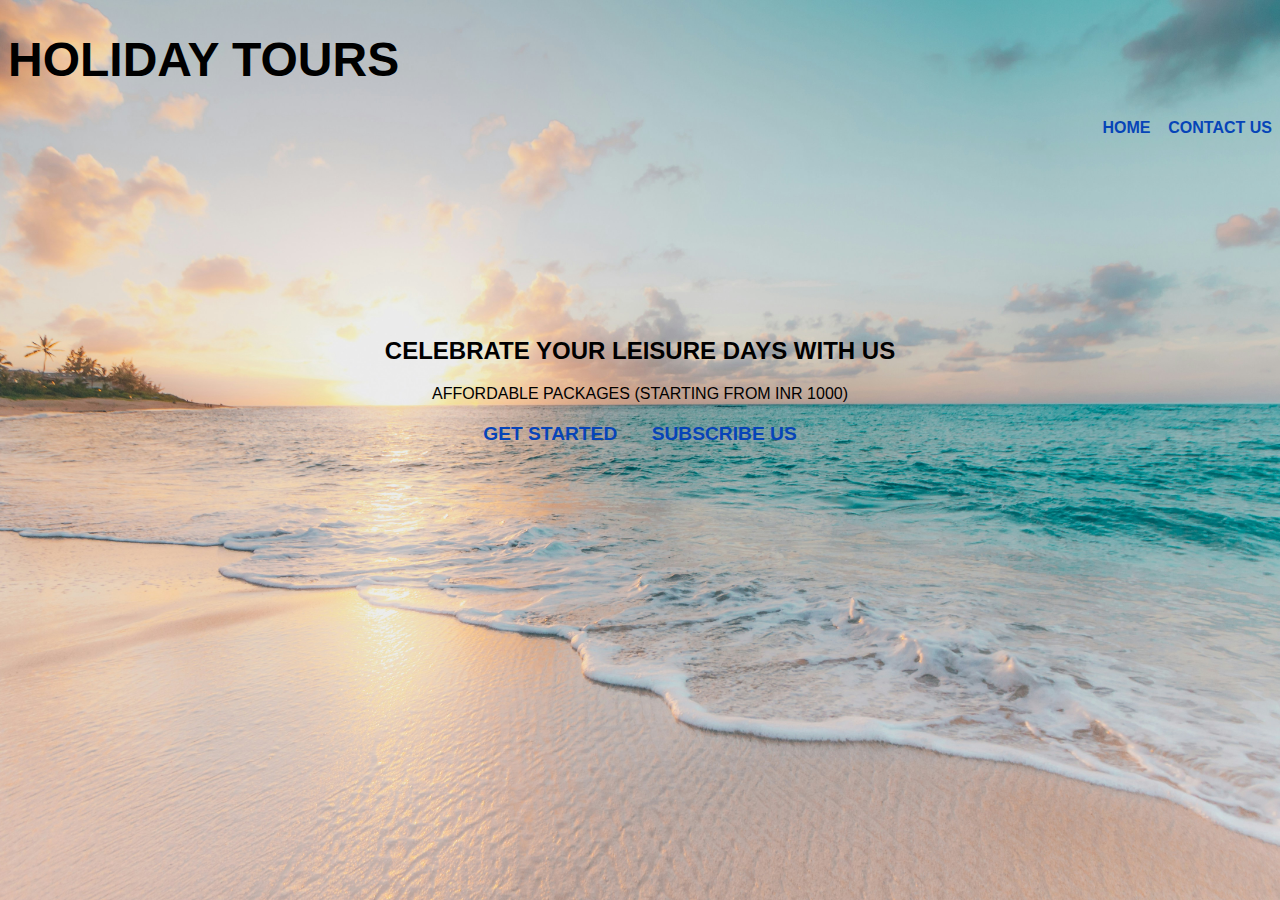
<file: excerise-1/index.html>
<!DOCTYPE html>
<html lang="en">
<head>
    <meta charset="UTF-8">
    <meta name="viewport" content="width=device-width, initial-scale=1.0">
    <title>Holiday Tours - Home</title>
    <style>
        body {
            background: url('sea.jpg') no-repeat center center fixed;
            background-size: cover;
            font-family:Verdana, Geneva, Tahoma, sans-serif;
            color: rgb(0, 0, 0);
        }
        .center {
            text-align: center;
            margin-top: 200px;
        }
        a {
            text-decoration: none;
            color: rgb(6, 68, 184);
            font-weight: bold;
        }
        h1 {
            font-size: 3em;
        }
        .buttons {
            margin-top: 20px;
        }
        .buttons a {
            margin: 0 15px;
            font-size: 1.2em;
        }
    </style>
</head>
<body>
    <div align="left">
        <h1>HOLIDAY TOURS</h1>
    </div>
    <div align="right">
        <a href="index.html">HOME</a>&nbsp;&nbsp;&nbsp;
        <a href="contact.html">CONTACT US</a>
    </div>
    <div class="center">
        <h2>CELEBRATE YOUR LEISURE DAYS WITH US</h2>
        <p>AFFORDABLE PACKAGES (STARTING FROM INR 1000)</p>
        <div class="buttons">
            <a href="#">GET STARTED</a>
            <a href="#">SUBSCRIBE US</a>
        </div>
    </div>
</body>
</html>
</file>
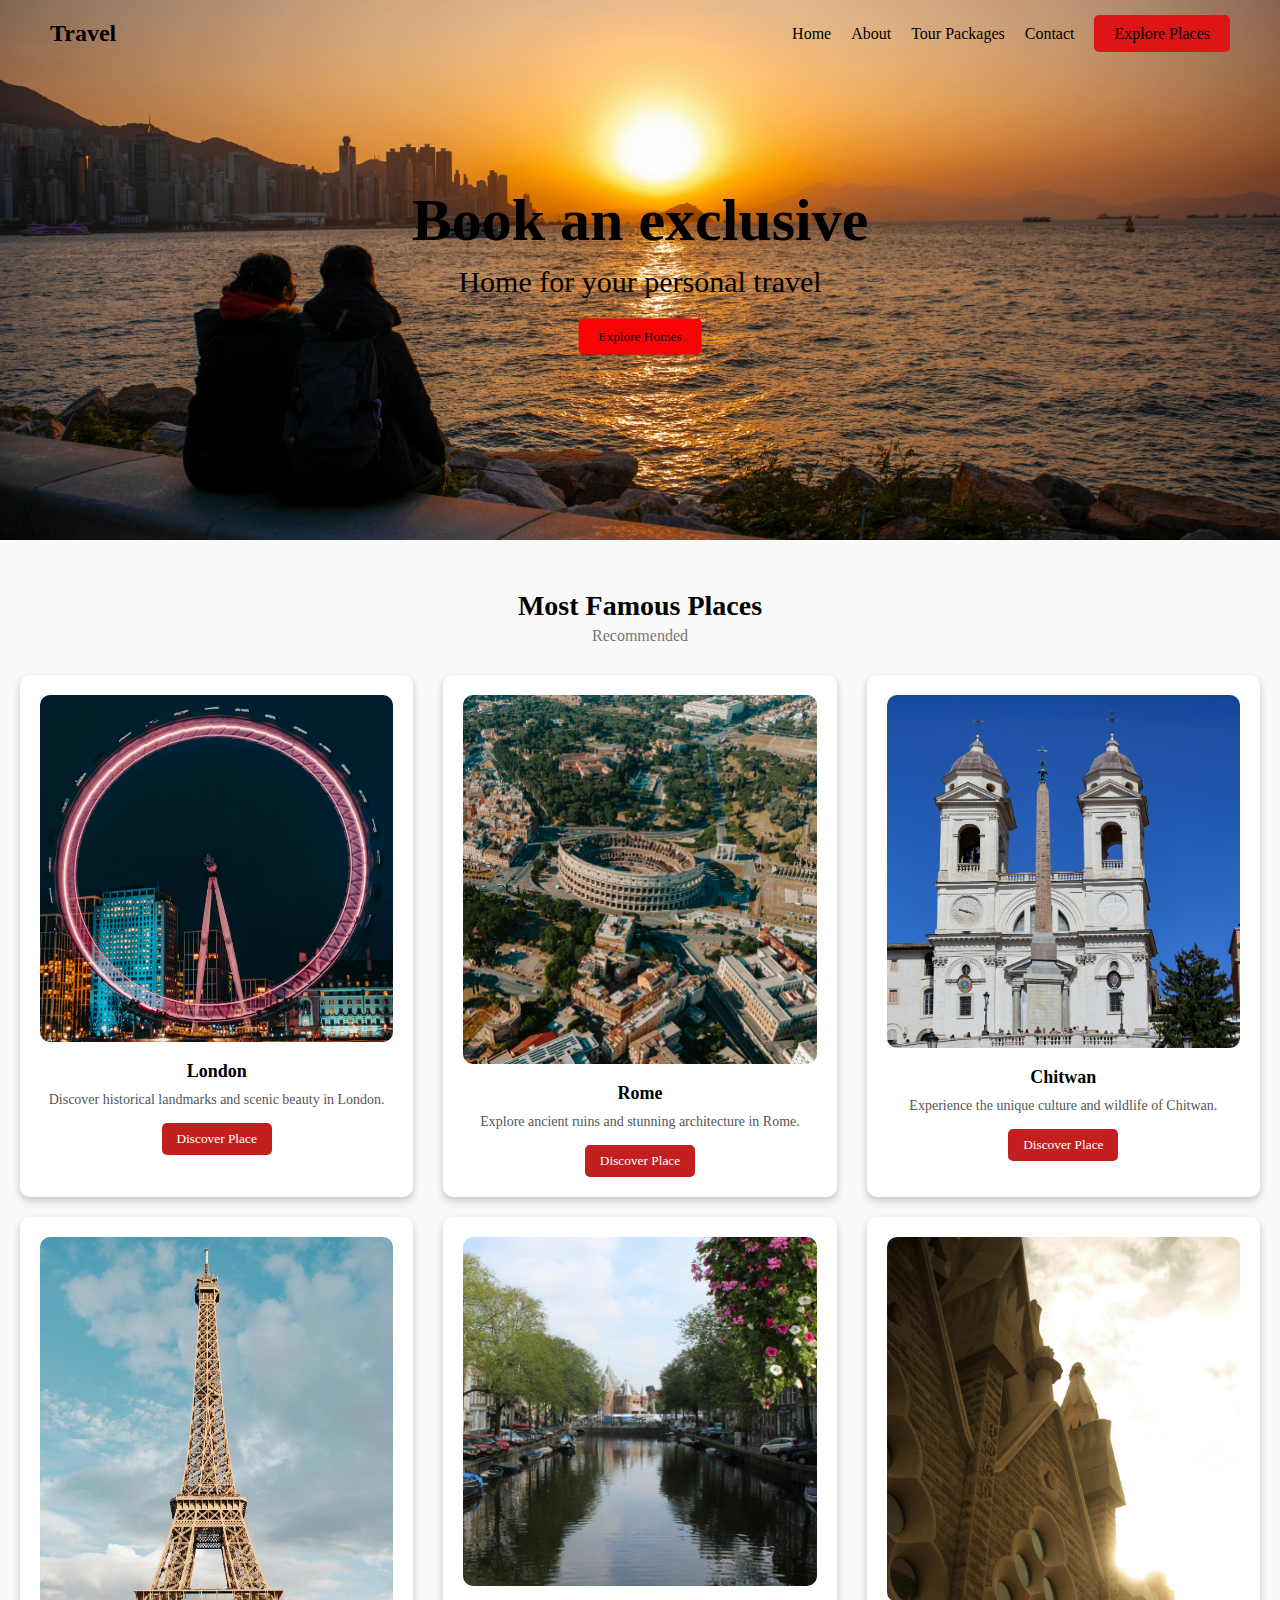
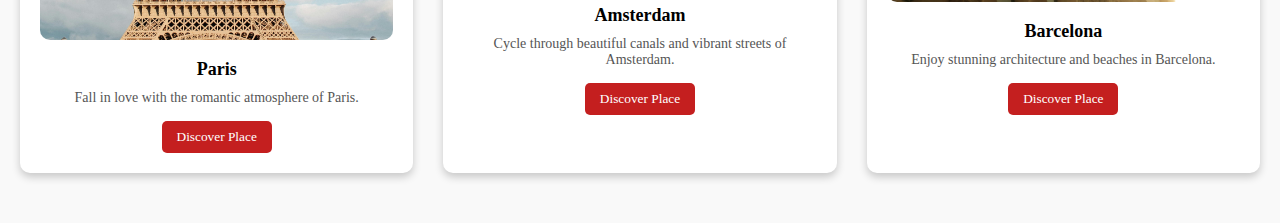
<file: html&css/index.html>
<!DOCTYPE html>
<html lang="en">
<head>
    <meta charset="UTF-8">
    <meta name="viewport" content="width=device-width, initial-scale=1.0">
    <title>Travel Website</title>
    <link rel="stylesheet" href="style.css">
</head>
<body>

    
    <header>
        <nav>
            <h1>Travel</h1>
            <ul>
                <li><a href="#">Home</a></li>
                <li><a href="#">About</a></li>
                <li><a href="#">Tour Packages</a></li>
                <li><a href="#">Contact</a></li>
                <li><a href="#" class="explore">Explore Places</a></li>
            </ul>
        </nav>
        <div class="header-content">
            <h2>Book an exclusive</h2>
            <p>Home for your personal travel</p>
            <button>Explore Homes</button>
        </div>
    </header>

    
    <section class="famous-places">
        <h3>Most Famous Places</h3>
        <p>Recommended</p>
        <div class="places-container">
            <div class="place-card">
                <img src="./london.jpg" alt="London">
                <h4>London</h4>
                <p>Discover historical landmarks and scenic beauty in London.</p>
                <button>Discover Place</button>
            </div>
            <div class="place-card">
                <img src="./rome.jpg" alt="Rome">
                <h4>Rome</h4>
                <p>Explore ancient ruins and stunning architecture in Rome.</p>
                <button>Discover Place</button>
            </div>
            <div class="place-card">
                <img src="./chi.jpg" alt="Chitwan">
                <h4>Chitwan</h4>
                <p>Experience the unique culture and wildlife of Chitwan.</p>
                <button>Discover Place</button>
            </div>
            <div class="place-card">
                <img src="./paris.jpg" alt="Paris">
                <h4>Paris</h4>
                <p>Fall in love with the romantic atmosphere of Paris.</p>
                <button>Discover Place</button>
            </div>
            <div class="place-card">
                <img src="./ams.jpg" alt="Amsterdam">
                <h4>Amsterdam</h4>
                <p>Cycle through beautiful canals and vibrant streets of Amsterdam.</p>
                <button>Discover Place</button>
            </div>
            <div class="place-card">
                <img src="./sag.jpg" alt="Barcelona">
                <h4>Barcelona</h4>
                <p>Enjoy stunning architecture and beaches in Barcelona.</p>
                <button>Discover Place</button>
            </div>
        </div>
    </section>

</body>
</html>
</file>
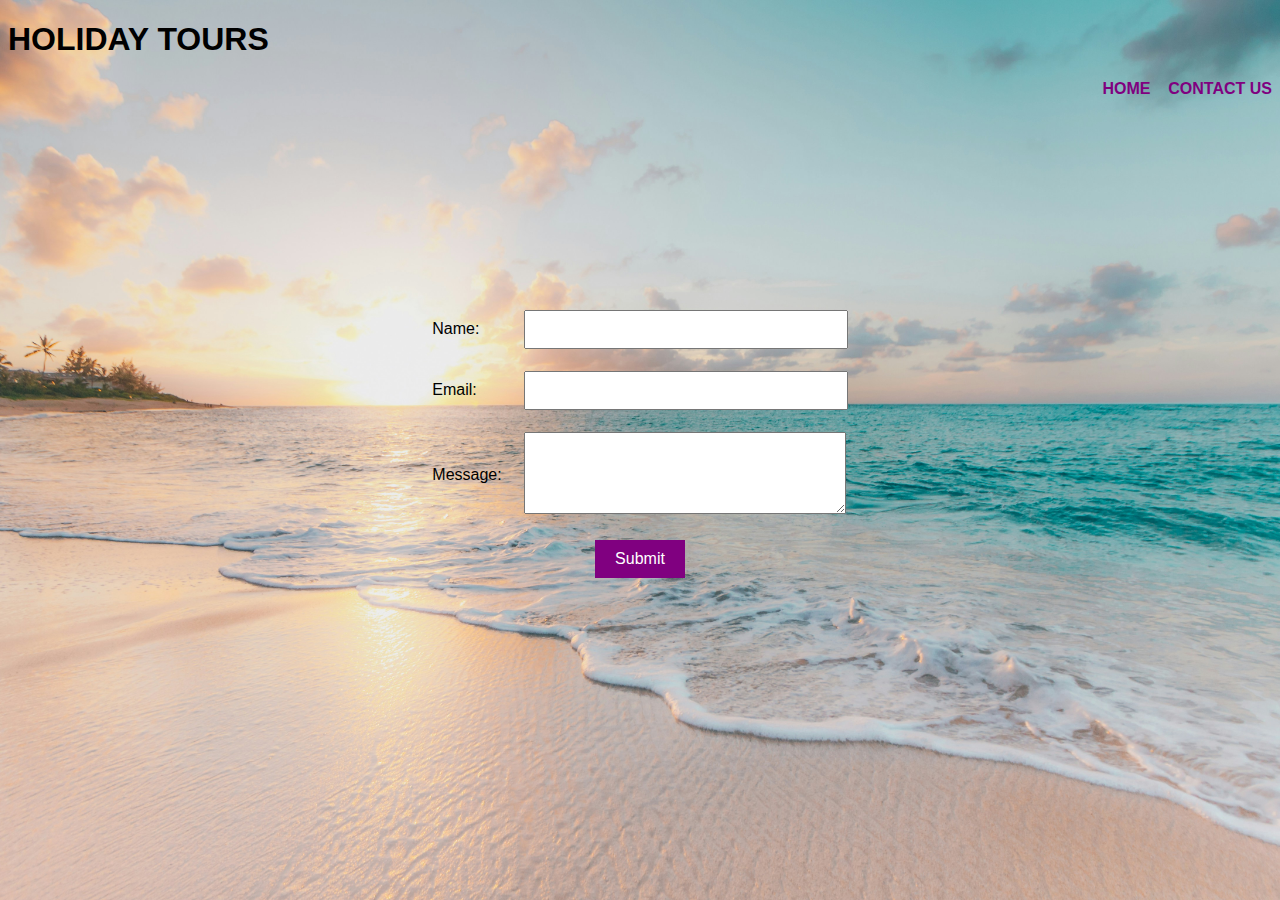
<file: excerise-1/contact.html>
<!DOCTYPE html>
<html lang="en">
<head>
    <meta charset="UTF-8">
    <meta name="viewport" content="width=device-width, initial-scale=1.0">
    <title>Holiday Tours - Contact Us</title>
    <style>
        body {
            background: url('sea.jpg') no-repeat center center fixed;
            background-size: cover;
            font-family: Arial, sans-serif;
            color: black;
        }
        table {
            margin: 200px auto;
        }
        td {
            padding: 10px;
        }
        a {
            text-decoration: none;
            color: purple;
            font-weight: bold;
        }
        input[type="text"], textarea {
            width: 300px;
            padding: 10px;
        }
        input[type="submit"] {
            padding: 10px 20px;
            font-size: 1em;
            background-color: purple;
            color: white;
            border: none;
            cursor: pointer;
        }
    </style>
</head>
<body>
    <div align="left">
        <h1>HOLIDAY TOURS</h1>
    </div>
    <div align="right">
        <a href="index.html">HOME</a>&nbsp;&nbsp;&nbsp;
        <a href="contact.html">CONTACT US</a>
    </div>
    <form action="#" method="post">
        <table>
            <tr>
                <td><label for="name">Name:</label></td>
                <td><input type="text" id="name" name="name" /></td>
            </tr>
            <tr>
                <td><label for="email">Email:</label></td>
                <td><input type="text" id="email" name="email" /></td>
            </tr>
            <tr>
                <td><label for="message">Message:</label></td>
                <td><textarea id="message" name="message" rows="4"></textarea></td>
            </tr>
            <tr>
                <td colspan="2" align="center">
                    <input type="submit" value="Submit" />
                </td>
            </tr>
        </table>
    </form>
</body>
</html>
</file>
<file: html&css/style.css>
* {
    margin: 0;
    padding: 0;
    box-sizing: border-box;
    font-family:Serif;
}

body {
    background-color: #f9f9f9;
}

header {
    background: url('./background.jpg') no-repeat center center/cover;
    height: 60vh;
    color: #fff;
    position: relative;
    text-align: center;
}

nav {
    display: flex;
    justify-content: space-between;
    align-items: center;
    padding: 20px 50px;
    
}

nav h1 {
    font-size: 24px;
    color: black;
}

nav ul {
    list-style: none;
    display: flex;
}

nav ul li {
    margin-left: 20px;
}

nav ul li a {
    color: black;
    text-decoration: none;
    font-size: 16px;

}

nav ul li a.explore {
    background-color: #de1515;
    padding: 10px 20px;
    border-radius: 5px;
    color: black;
}

.header-content {
    position: absolute;
    top: 50%;
    left: 50%;
    transform: translate(-50%, -50%);
    text-align: center;
}

.header-content h2 {
    font-size: 60px;
    margin-bottom: 10px;
    color: black;
}

.header-content p {
    font-size: 30px;
    margin-bottom: 20px;
    color: black;
}

.header-content button {
    padding: 10px 20px;
    background-color: #f70505;
    color: black;
    border: none;
    border-radius: 5px;
    cursor: pointer;
}

.famous-places {
    text-align: center;
    padding: 50px 20px;
}

.famous-places h3 {
    font-size: 28px;
    margin-bottom: 5px;
}

.famous-places p {
    font-size: 16px;
    color: #777;
    margin-bottom: 30px;
}

.places-container {
    display: flex;
    justify-content: space-between;
    flex-wrap: wrap;
    gap: 20px;
}

.place-card {
    background-color: #fff;
    padding: 20px;
    border-radius: 10px;
    box-shadow: 0 4px 8px rgba(0, 0, 0, 0.2);
    width: calc(33.333% - 20px); /* Three cards in a row with space in between */
    text-align: center;
}

.place-card img {
    width: 100%;
    height: auto;
    border-radius: 10px;
    margin-bottom: 15px;
}

.place-card h4 {
    font-size: 18px;
    margin-bottom: 10px;
}

.place-card p {
    font-size: 14px;
    color: #555;
    margin-bottom: 15px;
}

.place-card button {
    padding: 8px 15px;
    background-color: #c41f1f;
    color: #fff;
    border: none;
    border-radius: 5px;
    cursor: pointer;
}

nav ul li a:hover {
    color: #ffb3b3;
}

nav ul li a.explore:hover {
    background-color: #794747;
}

.header-content button:hover {
    background-color: #794747;
}

.place-card:hover {
    transform: scale(1.05);
    box-shadow: 0 6px 12px rgba(0, 0, 0, 0.3);
}

.place-card button:hover {
    background-color: #794747;
}

@media (max-width: 768px) {
    .places-container {
        flex-direction: column;
        align-items: center;
    }

    .place-card {
        width: 80%;
    }
}
</file>
